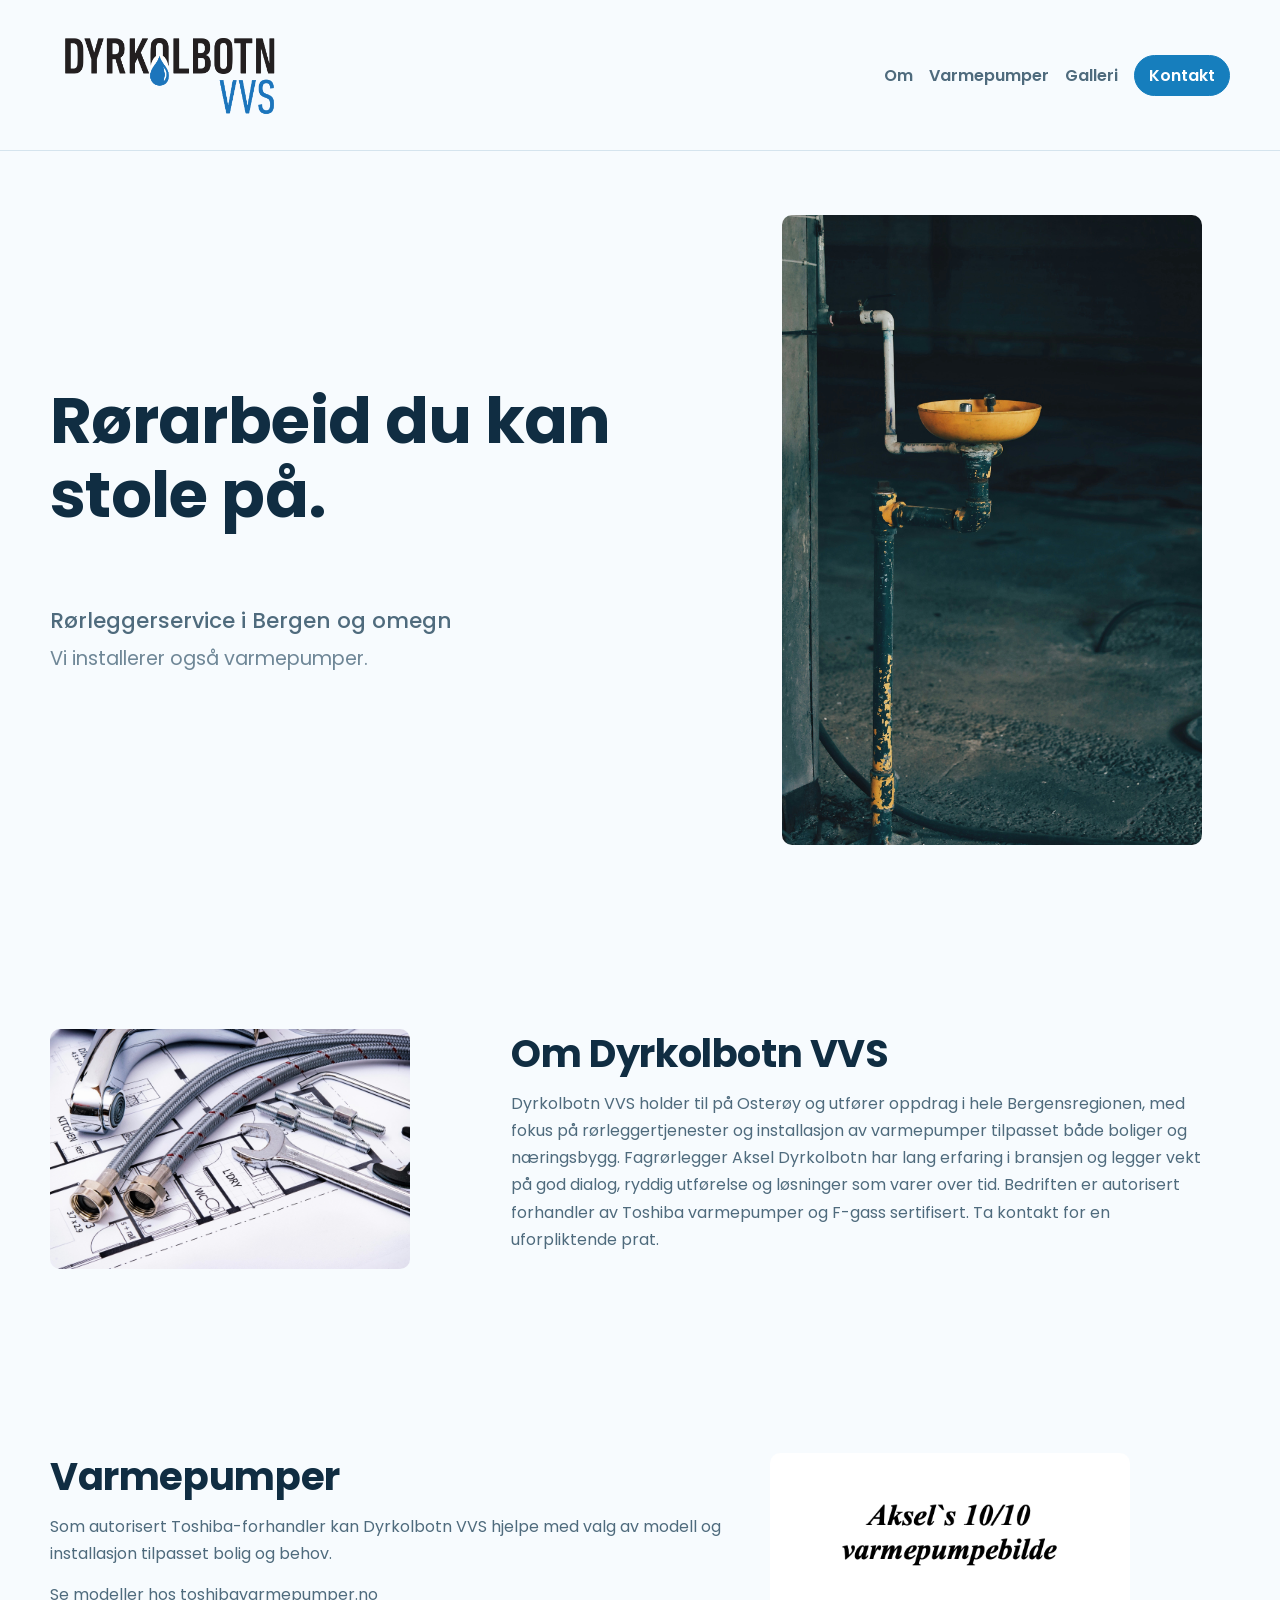
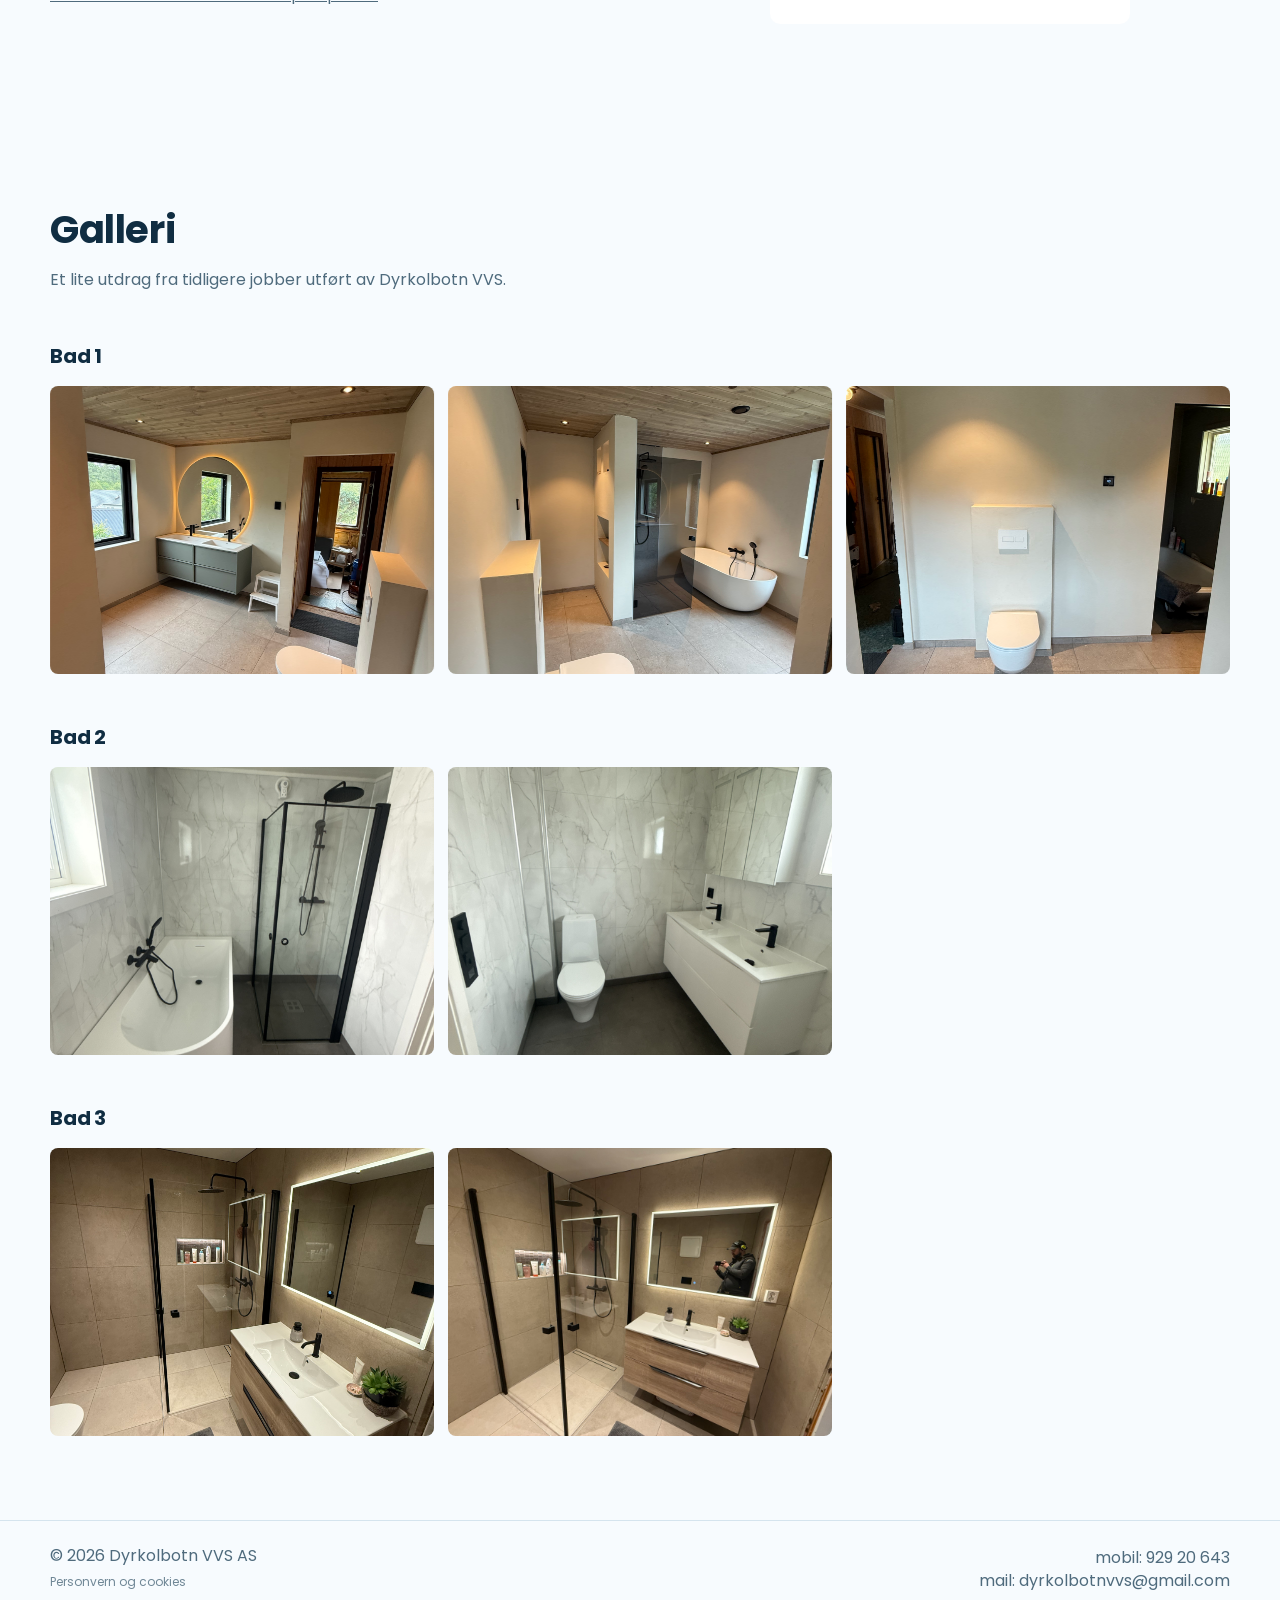
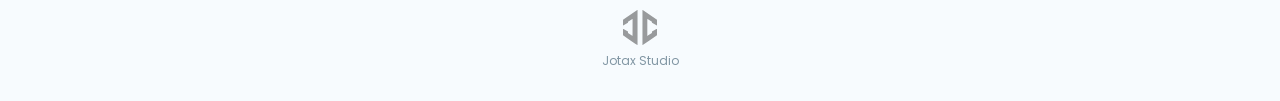
<file: index.html>
<!doctype html>
<html lang="no">
  <head>
    <meta charset="utf-8" />
    <meta name="viewport" content="width=device-width, initial-scale=1" />
    <link rel="shortcut icon" href="/favicon.ico?v=20260312f" />
    <link rel="icon" type="image/png" href="/favicon.png?v=20260312f" />
    <link rel="icon" type="image/png" sizes="32x32" href="/favicon-32.png?v=20260312f" />
    <link rel="icon" type="image/png" sizes="16x16" href="/favicon-16.png?v=20260312f" />
    <link rel="icon" href="/favicon.ico?v=20260312f" />
    <link rel="apple-touch-icon" href="/apple-touch-icon.png?v=20260312f" />
    <link rel="apple-touch-icon" sizes="180x180" href="/apple-touch-icon.png?v=20260312f" />
    <link rel="apple-touch-icon-precomposed" href="/apple-touch-icon-precomposed.png?v=20260312f" />

    <title>Dyrkolbotn VVS | Rørleggerservice i Bergen og omegn</title>
    <meta name="robots" content="index, follow" />
    <link rel="canonical" href="https://dyrkolbotnvvs.no/" />
    <meta
      name="description"
      content="Dyrkolbotn VVS holder til på Osterøy og utfører oppdrag i hele Bergensregionen, med fokus på rørleggertjenester og installasjon av varmepumper tilpasset både boliger og næringsbygg."
    />
    <meta property="og:title" content="Dyrkolbotn VVS | Rørleggerservice i Bergen og omegn" />
    <meta
      property="og:description"
      content="Dyrkolbotn VVS holder til på Osterøy og utfører oppdrag i hele Bergensregionen, med fokus på rørleggertjenester og installasjon av varmepumper tilpasset både boliger og næringsbygg."
    />
    <meta property="og:type" content="website" />
    <meta property="og:url" content="https://dyrkolbotnvvs.no/" />
    <meta property="og:locale" content="nb_NO" />
    <meta name="twitter:card" content="summary_large_image" />
    <meta
      name="twitter:title"
      content="Dyrkolbotn VVS | Rørleggerservice i Bergen og omegn"
    />
    <meta
      name="twitter:description"
      content="Dyrkolbotn VVS holder til på Osterøy og utfører oppdrag i hele Bergensregionen, med fokus på rørleggertjenester og installasjon av varmepumper tilpasset både boliger og næringsbygg."
    />
    <script type="application/ld+json">
      {
        "@context": "https://schema.org",
        "@type": "Plumber",
        "@id": "https://dyrkolbotnvvs.no/#business",
        "name": "Dyrkolbotn VVS",
        "url": "https://dyrkolbotnvvs.no/",
        "logo": "https://dyrkolbotnvvs.no/Logo.png",
        "telephone": "+47 929 20 643",
        "email": "dyrkolbotnvvs@gmail.com",
        "address": {
          "@type": "PostalAddress",
          "addressLocality": "Bergen",
          "addressRegion": "Vestland",
          "addressCountry": "NO"
        },
        "contactPoint": {
          "@type": "ContactPoint",
          "telephone": "+47 929 20 643",
          "contactType": "customer service",
          "areaServed": "NO",
          "availableLanguage": ["no", "en"]
        },
        "areaServed": ["Arna", "Åsane", "Bergensregionen"],
        "serviceType": ["Rørleggertjenester", "Installasjon av varmepumper"]
      }
    </script>
    <link rel="stylesheet" href="styles.css?v=20261030" />
  </head>
  <body>
    <header class="site-header">
      <div class="container header-inner">
        <a class="brand" href="/" aria-label="Dyrkolbotn VVS">
          <img
            class="brand-logo"
            src="Logo.png"
            alt="Dyrkolbotn VVS logo"
            width="280"
            height="124"
          />
        </a>
        <nav class="site-nav" aria-label="Hovedmeny">
          <a href="#om-tittel">Om</a>
          <a href="#varmepumper-tittel">Varmepumper</a>
          <a href="#galleri-tittel">Galleri</a>
          <a href="/kontakt">Kontakt</a>
        </nav>
      </div>
    </header>

    <main class="container">
      <section class="hero">
        <div class="hero-text">
          <h1>Rørarbeid du kan stole på.</h1>
          <p>
            Rørleggerservice i Bergen og omegn<br />
            <span class="hero-subtle">Vi installerer også varmepumper.</span>
          </p>
        </div>
        <figure class="hero-media">
          <img src="sink.jpg" alt="Moderne servant og armatur" loading="lazy" />
        </figure>
      </section>

      <section id="om" class="section about-section">
        <figure class="about-media">
          <img
            src="rørleggerverktøy.jpg"
            alt="Rørleggerverktøy brukt i arbeid"
            loading="lazy"
          />
        </figure>
        <div class="about-text">
          <h2 id="om-tittel">Om Dyrkolbotn VVS</h2>
          <p>
            Dyrkolbotn VVS holder til på Osterøy og utfører oppdrag i hele
            Bergensregionen, med fokus på rørleggertjenester og installasjon av
            varmepumper tilpasset både boliger og næringsbygg. Fagrørlegger
            Aksel Dyrkolbotn har lang erfaring i bransjen og legger vekt på god
            dialog, ryddig utførelse og løsninger som varer over tid.
            Bedriften er autorisert forhandler av Toshiba varmepumper og
            F-gass sertifisert. Ta kontakt for en uforpliktende prat.
          </p>
        </div>
      </section>

      <section id="varmepumper" class="section heatpump-section">
        <div class="heatpump-text">
          <h2 id="varmepumper-tittel">Varmepumper</h2>
          <p>
            Som autorisert Toshiba-forhandler kan Dyrkolbotn VVS hjelpe med
            valg av modell og installasjon tilpasset bolig og behov.
          </p>
          <p>
            <a
              href="https://www.toshibavarmepumper.no"
              target="_blank"
              rel="noreferrer"
              >Se modeller hos toshibavarmepumper.no</a
            >
          </p>
        </div>
        <figure class="heatpump-media">
          <img src="Varmepumpe.png" alt="Toshiba varmepumpe" loading="lazy" />
        </figure>
      </section>

      <section id="galleri" class="section">
        <h2 id="galleri-tittel">Galleri</h2>
        <p>Et lite utdrag fra tidligere jobber utført av Dyrkolbotn VVS.</p>

        <h3>Bad 1</h3>
        <div class="carousel" id="bad1-carousel" aria-label="Bad 1 bildegalleri">
          <div class="carousel-track" aria-live="polite">
            <figure class="carousel-slide">
              <img src="Bad1_1.jpg" alt="Bad 1 bilde 1" loading="lazy" />
            </figure>
            <figure class="carousel-slide">
              <img src="bad1_2.jpg" alt="Bad 1 bilde 2" loading="lazy" />
            </figure>
            <figure class="carousel-slide">
              <img src="Bad1_3.jpg" alt="Bad 1 bilde 3" loading="lazy" />
            </figure>
            <figure class="carousel-slide">
              <img src="Bad1_4.jpeg" alt="Bad 1 bilde 4" loading="lazy" />
            </figure>
            <figure class="carousel-slide">
              <img src="Bad1_5.jpg" alt="Bad 1 bilde 5" loading="lazy" />
            </figure>
            <figure class="carousel-slide">
              <img src="Bad1_6.jpg" alt="Bad 1 bilde 6" loading="lazy" />
            </figure>
          </div>
        </div>

        <h3>Bad 2</h3>
        <div class="gallery-grid">
          <img src="Bad2_1.jpg" alt="Bad 2 bilde 1" loading="lazy" />
          <img src="Bad2_2.jpg" alt="Bad 2 bilde 2" loading="lazy" />
        </div>

        <h3>Bad 3</h3>
        <div class="gallery-grid">
          <img src="Bad3_1.jpg" alt="Bad 3 bilde 1" loading="lazy" />
          <img src="Bad3_2.jpg" alt="Bad 3 bilde 2" loading="lazy" />
        </div>
      </section>
    </main>

    <footer class="site-footer">
      <div class="container footer-layout">
        <div class="site-footer-left">
          <p>© 2026 Dyrkolbotn VVS AS</p>
          <p class="site-footer-policy">
            <a href="/personvern">Personvern og cookies</a>
          </p>
        </div>
        <div class="site-footer-contact">
          <p>
            mobil:
            <a href="tel:+4792920643">929 20 643</a>
          </p>
          <p>
            mail:
            <a href="mailto:dyrkolbotnvvs@gmail.com">dyrkolbotnvvs@gmail.com</a>
          </p>
        </div>
        <p class="site-footer-crafted">
          <a class="studio-merke" href="https://jotax.no" target="_blank" rel="noopener" aria-label="Jotax Studio"><img src="jotax-icon.svg" width="376" height="389" loading="lazy" alt="" /></a>
          <a href="https://jotax.no" target="_blank" rel="noreferrer"
            >Jotax Studio</a
          >
        </p>
      </div>
    </footer>
    <script src="gallery.js"></script>
  </body>
</html>
</file>
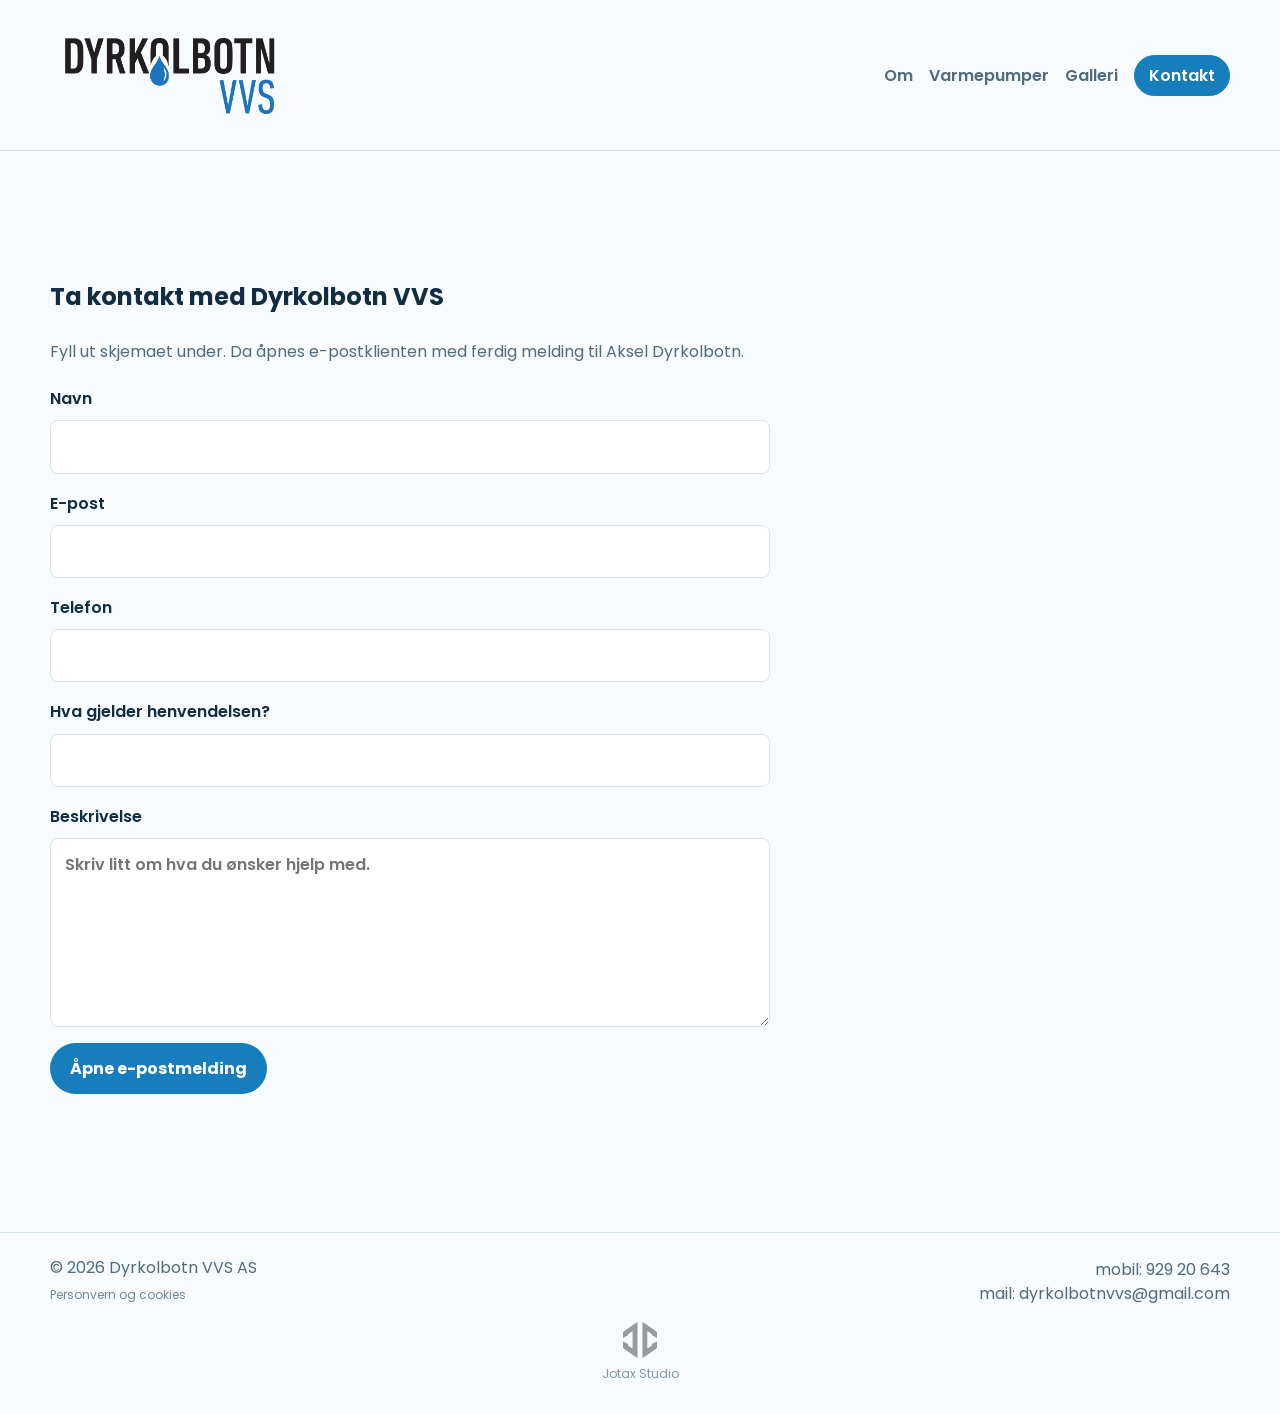
<file: kontakt.html>
<!doctype html>
<html lang="no">
  <head>
    <meta charset="utf-8" />
    <meta name="viewport" content="width=device-width, initial-scale=1" />
    <link rel="shortcut icon" href="/favicon.ico?v=20260312f" />
    <link rel="icon" type="image/png" href="/favicon.png?v=20260312f" />
    <link rel="icon" type="image/png" sizes="32x32" href="/favicon-32.png?v=20260312f" />
    <link rel="icon" type="image/png" sizes="16x16" href="/favicon-16.png?v=20260312f" />
    <link rel="icon" href="/favicon.ico?v=20260312f" />
    <link rel="apple-touch-icon" href="/apple-touch-icon.png?v=20260312f" />
    <link rel="apple-touch-icon" sizes="180x180" href="/apple-touch-icon.png?v=20260312f" />
    <link rel="apple-touch-icon-precomposed" href="/apple-touch-icon-precomposed.png?v=20260312f" />

    <title>Kontakt | Dyrkolbotn VVS</title>
    <meta name="robots" content="index, follow" />
    <link rel="canonical" href="https://dyrkolbotnvvs.no/kontakt" />
    <meta
      name="description"
      content="Kontakt Dyrkolbotn VVS for oppdrag i Arna, Åsane og Bergensregionen."
    />
    <meta property="og:title" content="Kontakt | Dyrkolbotn VVS" />
    <meta
      property="og:description"
      content="Kontakt Dyrkolbotn VVS for oppdrag i Arna, Åsane og Bergensregionen."
    />
    <meta property="og:type" content="website" />
    <meta property="og:url" content="https://dyrkolbotnvvs.no/kontakt" />
    <meta property="og:locale" content="nb_NO" />
    <meta name="twitter:card" content="summary" />
    <meta name="twitter:title" content="Kontakt | Dyrkolbotn VVS" />
    <meta
      name="twitter:description"
      content="Kontakt Dyrkolbotn VVS for oppdrag i Arna, Åsane og Bergensregionen."
    />
    <link rel="stylesheet" href="styles.css?v=20261030" />
  </head>
  <body>
    <header class="site-header">
      <div class="container header-inner">
        <a class="brand" href="/" aria-label="Dyrkolbotn VVS">
          <img
            class="brand-logo"
            src="Logo.png"
            alt="Dyrkolbotn VVS logo"
            width="280"
            height="124"
          />
        </a>
        <nav class="site-nav" aria-label="Hovedmeny">
          <a href="/#om">Om</a>
          <a href="/#varmepumper">Varmepumper</a>
          <a href="/#galleri">Galleri</a>
          <a href="/kontakt">Kontakt</a>
        </nav>
      </div>
    </header>

    <main class="container">
      <section class="section">
        <h1>Ta kontakt med Dyrkolbotn VVS</h1>
        <p>
          Fyll ut skjemaet under. Da åpnes e-postklienten med ferdig melding til
          Aksel Dyrkolbotn.
        </p>
      </section>

      <form class="contact-form" id="contact-form">
        <label>
          Navn
          <input type="text" name="name" autocomplete="name" required />
        </label>
        <label>
          E-post
          <input type="email" name="email" autocomplete="email" required />
        </label>
        <label>
          Telefon
          <input type="tel" name="phone" autocomplete="tel" />
        </label>
        <label>
          Hva gjelder henvendelsen?
          <input type="text" name="subject" required />
        </label>
        <label>
          Beskrivelse
          <textarea
            name="message"
            rows="6"
            placeholder="Skriv litt om hva du ønsker hjelp med."
            data-word-limit="200"
            required
          ></textarea>
        </label>
        <button class="button" type="submit">Åpne e-postmelding</button>
        <p class="form-help" id="form-help" aria-live="polite"></p>
      </form>
    </main>

    <footer class="site-footer">
      <div class="container footer-layout">
        <div class="site-footer-left">
          <p>© 2026 Dyrkolbotn VVS AS</p>
          <p class="site-footer-policy">
            <a href="/personvern">Personvern og cookies</a>
          </p>
        </div>
        <div class="site-footer-contact">
          <p>
            mobil:
            <a href="tel:+4792920643">929 20 643</a>
          </p>
          <p>
            mail:
            <a href="mailto:dyrkolbotnvvs@gmail.com">dyrkolbotnvvs@gmail.com</a>
          </p>
        </div>
        <p class="site-footer-crafted">
          <a class="studio-merke" href="https://jotax.no" target="_blank" rel="noopener" aria-label="Jotax Studio"><img src="jotax-icon.svg" width="376" height="389" loading="lazy" alt="" /></a>
          <a href="https://jotax.no" target="_blank" rel="noreferrer"
            >Jotax Studio</a
          >
        </p>
      </div>
    </footer>
    <script src="contact.js"></script>
  </body>
</html>
</file>
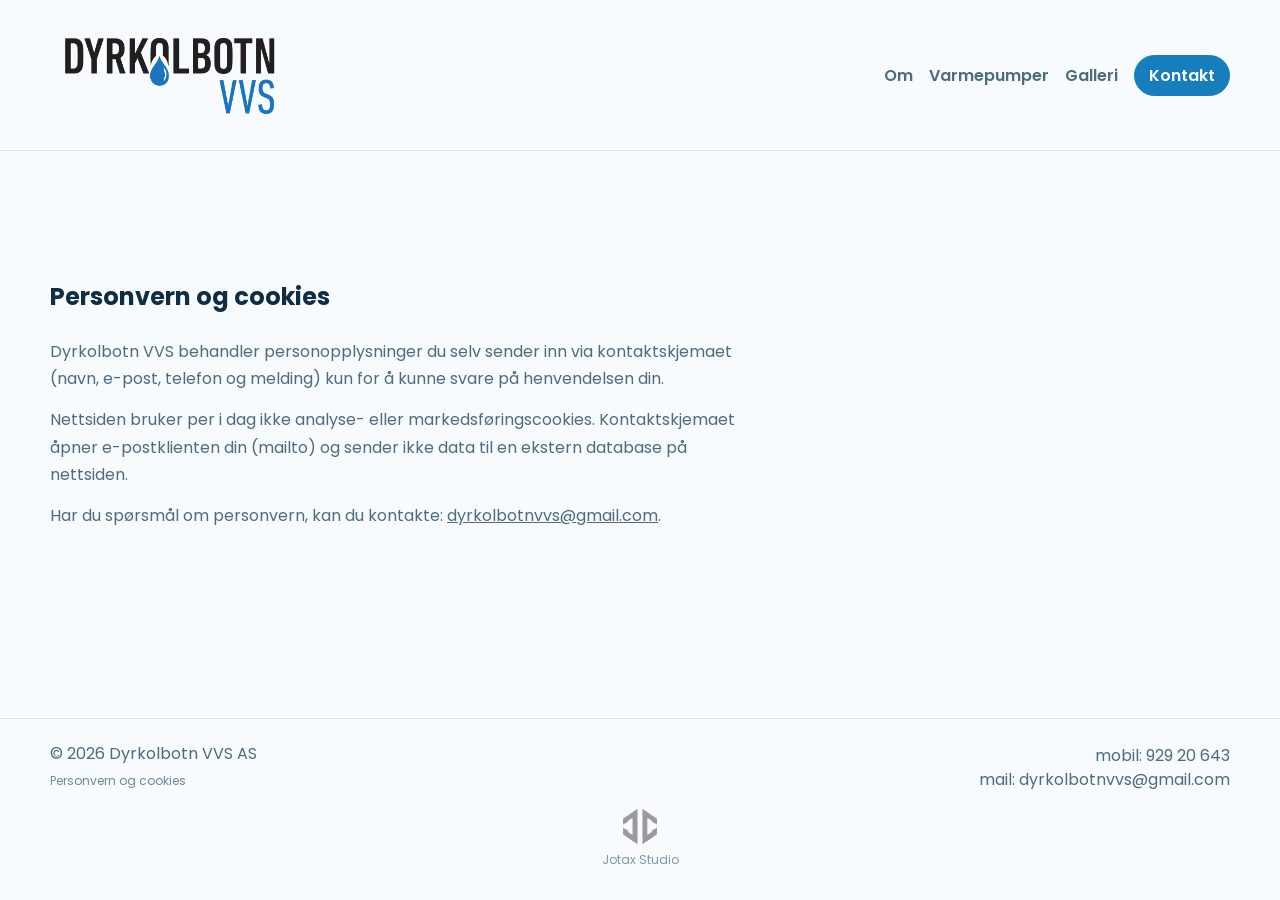
<file: personvern.html>
<!doctype html>
<html lang="no">
  <head>
    <meta charset="utf-8" />
    <meta name="viewport" content="width=device-width, initial-scale=1" />
    <link rel="shortcut icon" href="/favicon.ico?v=20260312f" />
    <link rel="icon" type="image/png" href="/favicon.png?v=20260312f" />
    <link rel="icon" type="image/png" sizes="32x32" href="/favicon-32.png?v=20260312f" />
    <link rel="icon" type="image/png" sizes="16x16" href="/favicon-16.png?v=20260312f" />
    <link rel="icon" href="/favicon.ico?v=20260312f" />
    <link rel="apple-touch-icon" href="/apple-touch-icon.png?v=20260312f" />
    <link rel="apple-touch-icon" sizes="180x180" href="/apple-touch-icon.png?v=20260312f" />
    <link rel="apple-touch-icon-precomposed" href="/apple-touch-icon-precomposed.png?v=20260312f" />

    <title>Personvern og cookies | Dyrkolbotn VVS</title>
    <meta name="robots" content="index, follow" />
    <link rel="canonical" href="https://dyrkolbotnvvs.no/personvern" />
    <meta
      name="description"
      content="Informasjon om personvern og bruk av cookies på nettsiden til Dyrkolbotn VVS."
    />
    <meta property="og:title" content="Personvern og cookies | Dyrkolbotn VVS" />
    <meta
      property="og:description"
      content="Informasjon om personvern og bruk av cookies på nettsiden til Dyrkolbotn VVS."
    />
    <meta property="og:type" content="website" />
    <meta property="og:url" content="https://dyrkolbotnvvs.no/personvern" />
    <meta property="og:locale" content="nb_NO" />
    <meta name="twitter:card" content="summary" />
    <meta name="twitter:title" content="Personvern og cookies | Dyrkolbotn VVS" />
    <meta
      name="twitter:description"
      content="Informasjon om personvern og bruk av cookies på nettsiden til Dyrkolbotn VVS."
    />
    <link rel="stylesheet" href="styles.css?v=20261030" />
  </head>
  <body>
    <header class="site-header">
      <div class="container header-inner">
        <a class="brand" href="/" aria-label="Dyrkolbotn VVS">
          <img
            class="brand-logo"
            src="Logo.png"
            alt="Dyrkolbotn VVS logo"
            width="280"
            height="124"
          />
        </a>
        <nav class="site-nav" aria-label="Hovedmeny">
          <a href="/#om-tittel">Om</a>
          <a href="/#varmepumper-tittel">Varmepumper</a>
          <a href="/#galleri-tittel">Galleri</a>
          <a href="/kontakt">Kontakt</a>
        </nav>
      </div>
    </header>

    <main class="container">
      <section class="section">
        <h1>Personvern og cookies</h1>
        <p>
          Dyrkolbotn VVS behandler personopplysninger du selv sender inn via
          kontaktskjemaet (navn, e-post, telefon og melding) kun for å kunne
          svare på henvendelsen din.
        </p>
        <p>
          Nettsiden bruker per i dag ikke analyse- eller markedsføringscookies.
          Kontaktskjemaet åpner e-postklienten din (mailto) og sender ikke data
          til en ekstern database på nettsiden.
        </p>
        <p>
          Har du spørsmål om personvern, kan du kontakte:
          <a href="mailto:dyrkolbotnvvs@gmail.com">dyrkolbotnvvs@gmail.com</a>.
        </p>
      </section>
    </main>

    <footer class="site-footer">
      <div class="container footer-layout">
        <div class="site-footer-left">
          <p>© 2026 Dyrkolbotn VVS AS</p>
          <p class="site-footer-policy">
            <a href="/personvern">Personvern og cookies</a>
          </p>
        </div>
        <div class="site-footer-contact">
          <p>
            mobil:
            <a href="tel:+4792920643">929 20 643</a>
          </p>
          <p>
            mail:
            <a href="mailto:dyrkolbotnvvs@gmail.com">dyrkolbotnvvs@gmail.com</a>
          </p>
        </div>
        <p class="site-footer-crafted">
          <a class="studio-merke" href="https://jotax.no" target="_blank" rel="noopener" aria-label="Jotax Studio"><img src="jotax-icon.svg" width="376" height="389" loading="lazy" alt="" /></a>
          <a href="https://jotax.no" target="_blank" rel="noreferrer"
            >Jotax Studio</a
          >
        </p>
      </div>
    </footer>
  </body>
</html>
</file>
<file: styles.css>
@import url("https://fonts.googleapis.com/css2?family=Poppins:wght@300;400;500;600;700&display=swap");

:root {
  --text: #102d42;
  --text-soft: #4f6b7d;
  --line: #d5e4ee;
  --blue: #167ebd;
  --bg: #f7fbfe;
  --max-width: 1180px;
}

* {
  box-sizing: border-box;
}

html {
  scroll-behavior: smooth;
}

body {
  margin: 0;
  color: var(--text);
  font-family: "Poppins", sans-serif;
  background: var(--bg);
  line-height: 1.7;
  min-height: 100svh;
  display: flex;
  flex-direction: column;
}

a {
  color: inherit;
}

.container {
  width: min(var(--max-width), calc(100% - 36px));
  margin: 0 auto;
}

.site-header {
  width: 100%;
  padding: 18px 0;
  border-bottom: 1px solid var(--line);
  background: rgba(247, 251, 254, 0.95);
  position: sticky;
  top: 0;
  z-index: 1000;
  backdrop-filter: blur(8px);
}

.header-inner {
  display: flex;
  align-items: center;
  justify-content: space-between;
  gap: 20px;
}

.brand {
  display: inline-flex;
  align-items: center;
}

.brand-logo {
  width: clamp(180px, 20vw, 280px);
  height: auto;
}

.site-nav {
  display: flex;
  flex-wrap: wrap;
  gap: 16px;
}

.site-nav a {
  text-decoration: none;
  font-weight: 600;
  color: var(--text-soft);
  display: inline-flex;
  align-items: center;
  min-height: 36px;
}

.site-nav a[href="/kontakt"] {
  border: 1.5px solid var(--blue);
  color: #ffffff;
  background: var(--blue);
  border-radius: 999px;
  padding: 6px 14px;
}

.site-nav a:hover {
  color: var(--text);
}

.site-nav a[href="/kontakt"]:hover {
  color: #ffffff;
  background: #0f6ea8;
}

main {
  flex: 1;
  padding: 64px 0 84px;
}

.hero {
  display: grid;
  grid-template-columns: minmax(0, 1.12fr) minmax(220px, 0.72fr);
  gap: 34px;
  align-items: center;
  margin-bottom: 28px;
}

.hero-text p {
  margin-top: 72px;
  margin-bottom: 0;
  font-size: clamp(1.05rem, 2vw, 1.35rem);
  font-weight: 500;
  color: var(--text-soft);
}

.hero-subtle {
  font-size: 0.9em;
  font-weight: 400;
  color: #6f8797;
}

.hero h1,
h2,
h3 {
  font-family: "Poppins", sans-serif;
  line-height: 1.15;
  letter-spacing: -0.01em;
}

.hero h1 {
  margin: 0 0 18px;
  font-size: clamp(2rem, 6vw, 4rem);
  max-width: 16ch;
}

.hero-media {
  margin: 0;
}

.hero-media img {
  width: 100%;
  max-width: 420px;
  height: auto;
  display: block;
  border-radius: 10px;
  object-fit: cover;
}

.eyebrow {
  margin: 0;
  font-size: 0.76rem;
  letter-spacing: 0.16em;
  text-transform: uppercase;
  color: var(--blue);
  font-weight: 700;
}

.section {
  margin-top: 62px;
}

.about-section {
  display: grid;
  grid-template-columns: minmax(220px, 0.75fr) minmax(0, 1.25fr);
  gap: 30px;
  align-items: center;
  margin-top: 184px;
  margin-bottom: 184px;
}

.about-media {
  margin: 0;
}

.about-media img {
  width: 100%;
  max-width: 360px;
  border-radius: 10px;
  display: block;
  object-fit: cover;
}

.heatpump-section {
  display: grid;
  grid-template-columns: minmax(0, 1.2fr) minmax(220px, 0.8fr);
  gap: 30px;
  align-items: center;
  margin-top: 86px;
  margin-bottom: 184px;
}

.heatpump-media {
  margin: 0;
}

.heatpump-media img {
  width: 100%;
  max-width: 360px;
  border-radius: 10px;
  display: block;
  object-fit: cover;
}

#galleri {
  margin-top: 88px;
}

.section h2 {
  font-size: clamp(1.6rem, 4vw, 2.4rem);
  margin: 0 0 14px;
}

#om-tittel,
#varmepumper-tittel,
#galleri-tittel {
  scroll-margin-top: 220px;
}

#om,
#varmepumper,
#galleri {
  scroll-margin-top: 220px;
}

#om,
#om-tittel {
  scroll-margin-top: 260px;
}

.section h3 {
  margin: 52px 0 18px;
  font-size: 1.25rem;
}

p {
  margin: 0 0 14px;
  color: var(--text-soft);
  max-width: 70ch;
}

.gallery-grid {
  display: grid;
  grid-template-columns: repeat(3, minmax(0, 1fr));
  gap: 14px;
}

.gallery-grid img {
  width: 100%;
  aspect-ratio: 4 / 3;
  object-fit: cover;
  display: block;
  border-radius: 8px;
}

.carousel {
  display: block;
  overflow: hidden;
  --carousel-visible: 3;
  position: relative;
  z-index: 1;
}

.carousel-track {
  display: flex;
  gap: 14px;
  transition: transform 560ms ease;
  will-change: transform;
}

.carousel-slide {
  margin: 0;
  flex: 0 0 calc((100% - (14px * (var(--carousel-visible) - 1))) / var(--carousel-visible));
  cursor: pointer;
}

.carousel-slide img {
  width: 100%;
  aspect-ratio: 4 / 3;
  object-fit: cover;
  display: block;
  border-radius: 8px;
}

.contact-form {
  margin-top: 20px;
  display: grid;
  gap: 16px;
  max-width: 720px;
}

.contact-form label {
  display: grid;
  gap: 8px;
  font-weight: 600;
}

.contact-form input,
.contact-form textarea {
  border: 1px solid var(--line);
  border-radius: 8px;
  padding: 12px 14px;
  font: inherit;
  color: var(--text);
  background: #fff;
}

.button {
  border: 0;
  border-radius: 999px;
  padding: 12px 20px;
  font: inherit;
  font-weight: 700;
  color: #fff;
  background: var(--blue);
  cursor: pointer;
  width: fit-content;
}

.form-help {
  min-height: 24px;
}

.site-footer {
  border-top: 1px solid var(--line);
  padding: 24px 0 32px;
}

.site-footer p {
  margin: 0;
  color: var(--text-soft);
  line-height: 1.35;
}

.footer-layout {
  display: grid;
  grid-template-columns: 1fr 1fr;
  align-items: end;
  gap: 18px;
}

.site-footer-left {
  display: grid;
  gap: 4px;
  justify-self: start;
}

.site-footer-contact {
  justify-self: end;
  text-align: right;
  display: grid;
  gap: 2px;
  font-weight: 400;
}

.site-footer-contact a {
  text-decoration: none;
}

.site-footer-policy a {
  text-decoration: none;
  color: var(--text-soft);
  font-size: 12px;
  opacity: 0.8;
}

.site-footer-crafted {
  grid-column: 1 / -1;
  justify-self: center;
  text-align: center;
  font-size: 12px;
  opacity: 0.7;
}

.site-footer-crafted a {
  text-decoration: none;
}

@media (max-width: 900px) {
  .header-inner {
    flex-direction: column;
    align-items: flex-start;
    gap: 12px;
  }

  .site-nav {
    width: 100%;
    justify-content: space-evenly;
    gap: 0;
  }

  /* samme kompakte oppsett som fjordfix: to spalter, liten skrift, sentrert signatur */
  .site-footer {
    padding: 24px 0 14px;
  }

  .footer-layout {
    grid-template-columns: minmax(0, 1fr) minmax(0, auto);
    align-items: start;
    column-gap: 12px;
    row-gap: 6px;
  }

  .site-footer-left {
    justify-self: start;
    gap: 6px;
  }

  .site-footer-contact {
    justify-self: end;
    text-align: right;
    gap: 6px;
    min-width: 0;
  }

  /* e-postadressen er lang - la den brytes i stedet for å flyte utenfor */
  .site-footer-contact p {
    overflow-wrap: anywhere;
  }

  .site-footer p,
  .site-footer-policy a {
    font-size: 11px;
    line-height: 1.4;
  }

  /* må være .site-footer p... for å slå .site-footer p { margin: 0 } */
  .site-footer p.site-footer-crafted {
    justify-self: center;
    text-align: center;
    margin-top: 30px;
    font-size: 11px;
  }

  .hero {
    grid-template-columns: 1fr;
    gap: 28px;
  }

  .about-section {
    grid-template-columns: 1fr;
  }

  .about-text {
    order: 1;
  }

  .about-media {
    order: 2;
  }

  .heatpump-section {
    grid-template-columns: 1fr;
  }

  .gallery-grid {
    grid-template-columns: repeat(2, minmax(0, 1fr));
  }

  .carousel-track {
    --carousel-visible: 2;
  }
}

@media (max-width: 620px) {
  .container {
    width: calc(100% - 28px);
  }

  main {
    padding-top: 112px;
  }

  .hero {
    gap: 40px;
  }

  .site-nav {
    gap: 0;
    padding-inline: 10px;
  }

  .section {
    margin-top: 112px;
  }

  .about-section,
  .heatpump-section {
    margin-top: 112px;
    margin-bottom: 112px;
  }

  #galleri {
    margin-top: 112px;
  }

  .hero-text p {
    margin-top: 40px;
  }

  .gallery-grid {
    grid-template-columns: 1fr;
  }

  .carousel {
    display: block;
  }

  .carousel-track {
    --carousel-visible: 1;
  }
}

.studio-merke { display: block; width: 34px; margin: 0 auto 8px; opacity: 0.55; transition: opacity 0.18s ease; }
.studio-merke:hover { opacity: 1; }
.studio-merke img { width: 100%; height: auto; display: block; }
</file>
